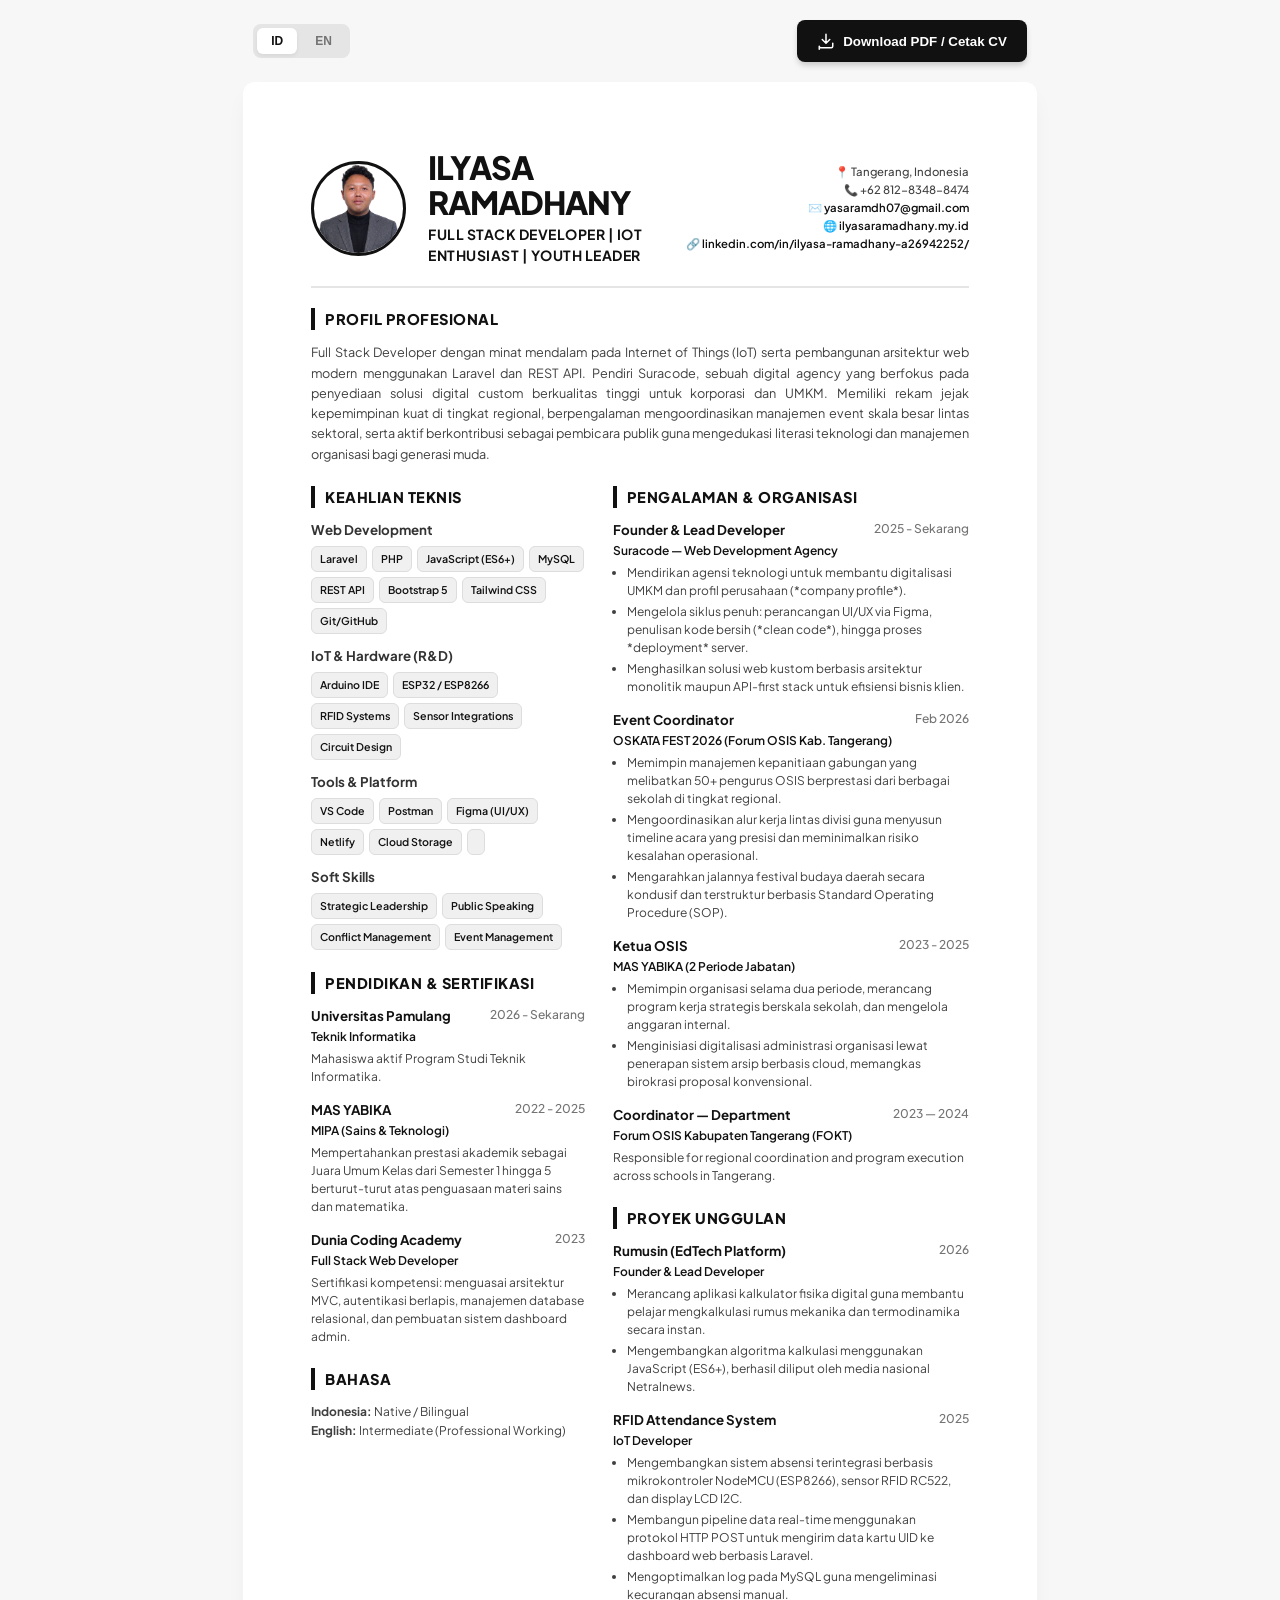
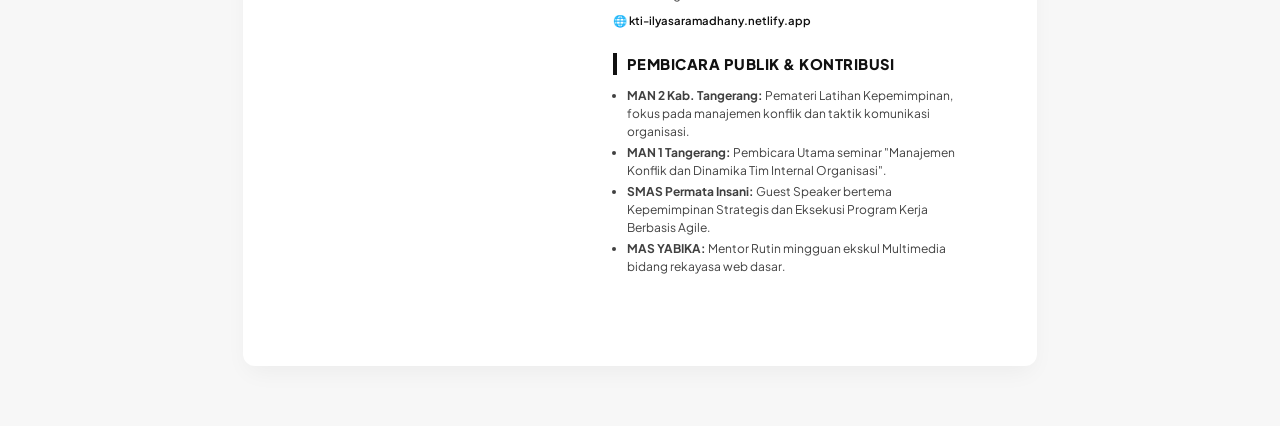
<file: cv/cvilyasa.html>
<!DOCTYPE html>
<html lang="id">
<head>
  <meta charset="utf-8">
  <meta name="viewport" content="width=device-width, initial-scale=1.0">
  <title>CV Profesional - Ilyasa Ramadhany</title>
  <link href="https://fonts.googleapis.com/css2?family=Plus+Jakarta+Sans:wght@300;400;500;600;700;800&display=swap" rel="stylesheet">
  <style>
    :root {
      --primary: #111111;
      --primary-light: #333333;
      --accent: #111111;
      --accent-hover: #333333;
      --text-main: #404040;
      --text-muted: #737373;
      --bg-web: #f7f7f7;
      --border: #e5e5e5;
    }

    * { box-sizing: border-box; margin: 0; padding: 0; }
    body { font-family: 'Plus Jakarta Sans', sans-serif; background: var(--bg-web); color: var(--text-main); line-height: 1.5; -webkit-font-smoothing: antialiased; }

    /* Top Action Bar (Hanya di Web) */
    .action-bar { max-width: 210mm; margin: 20px auto 0 auto; padding: 0 10px; display: flex; justify-content: space-between; align-items: center; }
    
    /* Sleek Language Toggle Switch */
    .lang-switcher { display: inline-flex; background: var(--border); padding: 4px; border-radius: 8px; gap: 4px; }
    .toggle-btn { background: transparent; border: none; padding: 6px 14px; font-size: 9pt; font-weight: 700; color: var(--text-muted); cursor: pointer; border-radius: 6px; transition: all 0.2s ease; }
    .toggle-btn.active { background: white; color: var(--accent); box-shadow: 0 2px 4px rgba(0,0,0,0.06); }
    
    /* Download Button */
    .download-btn { background-color: var(--accent); color: white; border: none; padding: 12px 20px; font-size: 10pt; font-weight: 700; border-radius: 8px; cursor: pointer; display: inline-flex; align-items: center; gap: 8px; box-shadow: 0 4px 6px -1px rgba(0, 0, 0, 0.2); transition: all 0.2s ease; }
    .download-btn:hover { background-color: var(--accent-hover); transform: translateY(-1px); }
    .download-btn svg { width: 18px; height: 18px; fill: none; stroke: currentColor; stroke-width: 2; stroke-linecap: round; stroke-linejoin: round; }

    /* Container Halaman */
    .page { width: 210mm; min-height: 297mm; margin: 20px auto 60px auto; background: white; padding: 18mm; box-shadow: 0 10px 25px -5px rgba(0, 0, 0, 0.05); border-radius: 12px; position: relative; }
    
    /* Header Styling */
    header { display: grid; grid-template-columns: 1fr auto; gap: 20px; border-bottom: 2px solid var(--border); padding-bottom: 20px; margin-bottom: 20px; align-items: center; }
    .header-left { display: flex; align-items: center; gap: 22px; }
    .photo-frame { width: 95px; height: 95px; border-radius: 50%; overflow: hidden; border: 3px solid var(--accent); flex-shrink: 0; }
    .photo-frame img { width: 100%; height: 100%; object-fit: cover; }
    .header-text h1 { font-size: 24pt; font-weight: 800; color: var(--primary); letter-spacing: -1px; line-height: 1.1; }
    .header-text p { font-size: 10.5pt; color: var(--accent); font-weight: 700; margin-top: 4px; text-transform: uppercase; letter-spacing: 0.5px; }
    .contact-info { text-align: right; font-size: 8.5pt; line-height: 1.6; color: var(--text-main); font-weight: 500; }
    .contact-info a { color: var(--primary); text-decoration: none; font-weight: 600; }
    .contact-info a:hover { color: var(--accent); text-decoration: underline; }

    /* Section Global Styling */
    .section { margin-bottom: 22px; break-inside: avoid; }
    .section-title { font-size: 11pt; font-weight: 800; color: var(--primary); text-transform: uppercase; letter-spacing: 0.5px; border-left: 4px solid var(--accent); padding-left: 10px; margin-bottom: 12px; }
    .summary { font-size: 9.5pt; line-height: 1.6; text-align: justify; color: var(--text-main); }

    /* Two Column Layout */
    .grid-2 { display: grid; grid-template-columns: 1fr 1.3fr; gap: 28px; }
    
    /* Subheadings */
    h3 { font-size: 10pt; font-weight: 700; margin: 12px 0 6px 0; color: var(--primary-light); }
    
    /* Items Styling */
    .item { margin-bottom: 14px; break-inside: avoid; }
    .item-header { display: flex; justify-content: space-between; gap: 15px; font-weight: 700; font-size: 10pt; color: var(--primary); }
    .item-date { font-size: 9pt; color: var(--text-muted); font-weight: 500; white-space: nowrap; }
    .item-sub { color: var(--accent); font-weight: 600; font-size: 9pt; margin: 2px 0 4px 0; }
    .item-desc { font-size: 9pt; line-height: 1.5; color: var(--text-main); }
    .item-list, .bullet-list { margin: 4px 0 0 0; padding-left: 14px; font-size: 9pt; line-height: 1.5; color: var(--text-main); }
    .item-list li, .bullet-list li { margin-bottom: 3px; }
    .project-link { display: inline-flex; align-items: center; gap: 4px; color: var(--accent); text-decoration: none; font-weight: 600; font-size: 8.5pt; margin-top: 4px; }
    .project-link:hover { text-decoration: underline; }

    /* Skill Tags */
    .skills-container { display: flex; flex-wrap: wrap; gap: 5px; margin-top: 6px; }
    .skill-tag { background: #f0f0f0; padding: 4px 8px; border-radius: 6px; font-size: 8pt; font-weight: 600; color: var(--accent); border: 1px solid #dddddd; }
    .mini-info { font-size: 9pt; line-height: 1.6; color: var(--text-main); }

    /* SYSTEM TRANSLATION CONTROLLER (Sakti Dual Bahasa) */
    body.lang-id .lang-en { display: none !important; }
    body.lang-en .lang-id { display: none !important; }

    /* RESPONSIVE DISPLAY (Mobile) */
    @media screen and (max-width: 850px) {
      .action-bar { max-width: 100%; padding: 10px 20px; flex-direction: column; gap: 12px; align-items: stretch; }
      .lang-switcher { justify-content: center; }
      .download-btn { justify-content: center; }
      .page { width: 92%; margin: 10px auto; padding: 20px; height: auto; min-height: auto; }
      header { grid-template-columns: 1fr; text-align: center; gap: 15px; }
      .header-left { flex-direction: column; gap: 12px; }
      .contact-info { text-align: center; }
      .grid-2 { grid-template-columns: 1fr; gap: 20px; }
    }

    /* PRINT SETTINGS */
    @media print {
      @page { size: A4; margin: 15mm 12mm; }
      .no-print { display: none !important; }
      body { background: white; color: #000; }
      .page { width: 100%; min-height: 100%; margin: 0; padding: 0; box-shadow: none; border-radius: 0; }
      .skill-tag { background: #f0f0f0 !important; border: 1px solid #dddddd !important; color: #111111 !important; -webkit-print-color-adjust: exact; print-color-adjust: exact; }
      a { text-decoration: none !important; color: #111111 !important; }
      .project-link::after { content: " (" attr(href) ")"; font-size: 7.5pt; color: #737373; }
    }
  </style>
</head>
<body class="lang-id"> <!-- Default Bahasa Indonesia -->

  <!-- Tombol Kontrol Aksi (Hanya Tampil di Browser Web) -->
  <div class="action-bar no-print">
    <!-- Switcher Bahasa -->
    <div class="lang-switcher">
      <button id="btn-id" class="toggle-btn active" onclick="switchLanguage('id')">ID</button>
      <button id="btn-en" class="toggle-btn" onclick="switchLanguage('en')">EN</button>
    </div>
    
    <!-- Tombol Download -->
    <button class="download-btn" onclick="downloadCV()">
      <svg viewBox="0 0 24 24"><path d="M21 15v4a2 2 0 0 1-2 2H5a2 2 0 0 1-2-2v4M7 10l5 5 5-5M12 15V3"/></svg>
      <span class="lang-id">Download PDF / Cetak CV</span>
      <span class="lang-en">Download PDF / Print CV</span>
    </button>
  </div>

  <!-- Konten Utama CV -->
  <div class="page" id="cv-page">
    <header>
      <div class="header-left">
        <div class="photo-frame">
          <img src="cv.png" alt="Foto Ilyasa Ramadhany">
        </div>
        <div class="header-text">
          <h1>ILYASA RAMADHANY</h1>
          <p>Full Stack Developer | IoT Enthusiast | Youth Leader</p>
        </div>
      </div>
      <div class="contact-info">
        📍 <span class="lang-id">Tangerang, Indonesia</span><span class="lang-en">Tangerang, Indonesia</span><br>
        📞 +62 812-8348-8474<br>
        ✉️ <a href="mailto:yasaramdh07@gmail.com">yasaramdh07@gmail.com</a><br>
        🌐 <a href="http://ilyasaramadhany.my.id/" target="_blank">ilyasaramadhany.my.id</a><br>
        🔗 <a href="https://www.linkedin.com/in/ilyasa-ramadhany-a26942252/" target="_blank">linkedin.com/in/ilyasa-ramadhany-a26942252/</a>
      </div>
    </header>

    <!-- Profil Profesional -->
    <div class="section">
      <div class="section-title">
        <span class="lang-id">Profil Profesional</span>
        <span class="lang-en">Professional Summary</span>
      </div>
      <p class="summary lang-id">
        Full Stack Developer dengan minat mendalam pada Internet of Things (IoT) serta pembangunan arsitektur web modern menggunakan Laravel dan REST API. Pendiri Suracode, sebuah digital agency yang berfokus pada penyediaan solusi digital custom berkualitas tinggi untuk korporasi dan UMKM. Memiliki rekam jejak kepemimpinan kuat di tingkat regional, berpengalaman mengoordinasikan manajemen event skala besar lintas sektoral, serta aktif berkontribusi sebagai pembicara publik guna mengedukasi literasi teknologi dan manajemen organisasi bagi generasi muda.
      </p>
      <p class="summary lang-en">
        Full Stack Developer with a deep interest in the Internet of Things (IoT) and modern web architecture development using Laravel and REST APIs. Founder of Suracode, a digital agency focusing on delivering high-quality custom digital solutions for corporations and MSMEs. Proven track record of strong leadership at the regional level, experienced in coordinating large-scale cross-sectoral event management, and actively contributing as a public speaker to educate youth on technology literacy and organizational management.
      </p>
    </div>

    <div class="grid-2">
      <!-- KOLOM KIRI -->
      <div>
        <!-- Keahlian Teknis -->
        <div class="section">
          <div class="section-title">
            <span class="lang-id">Keahlian Teknis</span>
            <span class="lang-en">Technical Skills</span>
          </div>
          <h3>Web Development</h3>
          <div class="skills-container">
            <span class="skill-tag">Laravel</span><span class="skill-tag">PHP</span>
            <span class="skill-tag">JavaScript (ES6+)</span><span class="skill-tag">MySQL</span>
            <span class="skill-tag">REST API</span><span class="skill-tag">Bootstrap 5</span>
            <span class="skill-tag">Tailwind CSS</span><span class="skill-tag">Git/GitHub</span>
          </div>
          <h3>IoT &amp; Hardware (R&amp;D)</h3>
          <div class="skills-container">
            <span class="skill-tag">Arduino IDE</span><span class="skill-tag">ESP32 / ESP8266</span>
            <span class="skill-tag">RFID Systems</span><span class="skill-tag">Sensor Integrations</span>
            <span class="skill-tag">Circuit Design</span>
          </div>
          <h3>Tools &amp; Platform</h3>
          <div class="skills-container">
            <span class="skill-tag">VS Code</span><span class="skill-tag">Postman</span>
            <span class="skill-tag">Figma (UI/UX)</span><span class="skill-tag">Netlify</span>
            <span class="skill-tag">Cloud Storage</span><span class="skill-tag">
          </div>
          <h3>Soft Skills</h3>
          <div class="skills-container">
            <span class="skill-tag">Strategic Leadership</span><span class="skill-tag">Public Speaking</span>
            <span class="skill-tag">Conflict Management</span><span class="skill-tag">Event Management</span>
          </div>
        </div>

        <!-- Pendidikan & Sertifikasi -->
        <div class="section">
          <div class="section-title">
            <span class="lang-id">Pendidikan &amp; Sertifikasi</span>
            <span class="lang-en">Education &amp; Certifications</span>
          </div>
          <div class="item">
            <div class="item-header"><span>Universitas Pamulang</span><span class="item-date">2026 - <span class="lang-id">Sekarang</span><span class="lang-en">Present</span></span></div>
            <div class="item-sub">
              <span class="lang-id">Teknik Informatika</span>
              <span class="lang-en">Informatics Engineering</span>
            </div>
            <p class="item-desc lang-id">Mahasiswa aktif Program Studi Teknik Informatika.</p>
            <p class="item-desc lang-en">Current student in the Informatics Engineering program.</p>
          </div>
          <div class="item">
            <div class="item-header"><span>MAS YABIKA</span><span class="item-date">2022 - 2025</span></div>
            <div class="item-sub">
              <span class="lang-id">MIPA (Sains &amp; Teknologi)</span>
              <span class="lang-en">Natural Sciences &amp; Technology</span>
            </div>
            <p class="item-desc lang-id">Mempertahankan prestasi akademik sebagai Juara Umum Kelas dari Semester 1 hingga 5 berturut-turut atas penguasaan materi sains dan matematika.</p>
            <p class="item-desc lang-en">Maintained academic excellence as the overall Class Champion from Semester 1 to 5 consecutively for outstanding performance in science and mathematics.</p>
          </div>
          <div class="item">
            <div class="item-header"><span>Dunia Coding Academy</span><span class="item-date">2023</span></div>
            <div class="item-sub">Full Stack Web Developer</div>
            <p class="item-desc lang-id">Sertifikasi kompetensi: menguasai arsitektur MVC, autentikasi berlapis, manajemen database relasional, dan pembuatan sistem dashboard admin.</p>
            <p class="item-desc lang-en">Competency certification: mastered MVC architecture, multi-layered authentication, relational database management, and administrative dashboard construction.</p>
          </div>
        </div>

        <!-- Bahasa -->
        <div class="section">
          <div class="section-title">
            <span class="lang-id">Bahasa</span>
            <span class="lang-en">Languages</span>
          </div>
          <p class="mini-info lang-id">
            <strong>Indonesia:</strong> Native / Bilingual<br>
            <strong>English:</strong> Intermediate (Professional Working)
          </p>
          <p class="mini-info lang-en">
            <strong>Indonesian:</strong> Native / Bilingual<br>
            <strong>English:</strong> Intermediate (Professional Working)
          </p>
        </div>
      </div>

      <!-- KOLOM KANAN -->
      <div>
        <!-- Pengalaman & Organisasi -->
        <div class="section">
          <div class="section-title">
            <span class="lang-id">Pengalaman &amp; Organisasi</span>
            <span class="lang-en">Experience &amp; Leadership</span>
          </div>
          
          <!-- Suracode -->
          <div class="item">
            <div class="item-header"><span>Founder &amp; Lead Developer</span><span class="item-date">2025 - <span class="lang-id">Sekarang</span><span class="lang-en">Present</span></span></div>
            <div class="item-sub">Suracode — Web Development Agency</div>
            <ul class="item-list lang-id">
              <li>Mendirikan agensi teknologi untuk membantu digitalisasi UMKM dan profil perusahaan (*company profile*).</li>
              <li>Mengelola siklus penuh: perancangan UI/UX via Figma, penulisan kode bersih (*clean code*), hingga proses *deployment* server.</li>
              <li>Menghasilkan solusi web kustom berbasis arsitektur monolitik maupun API-first stack untuk efisiensi bisnis klien.</li>
            </ul>
            <ul class="item-list lang-en">
              <li>Founded a technology agency to accelerate the digital transformation of MSMEs and corporate company profiles.</li>
              <li>Managed full-cycle operations: UI/UX prototyping via Figma, clean code development, up to production server deployment.</li>
              <li>Delivered tailored web solutions using monolithic and API-first architectures to drive operational efficiency for clients.</li>
            </ul>
          </div>

          <!-- OSKATA FEST -->
          <div class="item">
            <div class="item-header"><span>Event Coordinator</span><span class="item-date">Feb 2026</span></div>
            <div class="item-sub">OSKATA FEST 2026 (Forum OSIS Kab. Tangerang)</div>
            <ul class="item-list lang-id">
              <li>Memimpin manajemen kepanitiaan gabungan yang melibatkan 50+ pengurus OSIS berprestasi dari berbagai sekolah di tingkat regional.</li>
              <li>Mengoordinasikan alur kerja lintas divisi guna menyusun timeline acara yang presisi dan meminimalkan risiko kesalahan operasional.</li>
              <li>Mengarahkan jalannya festival budaya daerah secara kondusif dan terstruktur berbasis Standard Operating Procedure (SOP).</li>
            </ul>
            <ul class="item-list lang-en">
              <li>Led a joint committee consisting of over 50 high-achieving student council leaders from various regional high schools.</li>
              <li>Coordinated cross-divisional workflows to establish precise schedules and minimize on-site operational risks.</li>
              <li>Directed a large-scale regional cultural festival smoothly based on strict Standard Operating Procedures (SOP).</li>
            </ul>
          </div>

          <!-- Ketua OSIS -->
          <div class="item">
            <div class="item-header"><span>Ketua OSIS</span><span class="item-date">2023 - 2025</span></div>
            <div class="item-sub">MAS YABIKA (<span class="lang-id">2 Periode Jabatan</span><span class="lang-en">2 Terms Elected</span>)</div>
            <ul class="item-list lang-id">
              <li>Memimpin organisasi selama dua periode, merancang program kerja strategis berskala sekolah, dan mengelola anggaran internal.</li>
              <li>Menginisiasi digitalisasi administrasi organisasi lewat penerapan sistem arsip berbasis cloud, memangkas birokrasi proposal konvensional.</li>
            </ul>
            <ul class="item-list lang-en">
              <li>Elected to lead the student council for two consecutive terms, executing strategic school-wide programs and allocating internal budgets.</li>
              <li>Initiated digital transformation within administrative structures by implementing cloud-based archiving systems, cutting processing bureaucracy.</li>
            </ul>
          </div>

          <!-- FOKT -->
          <div class="item">
            <div class="item-header"><span>Coordinator — Department</span><span class="item-date">2023 — 2024</span></div>
            <div class="item-sub">Forum OSIS Kabupaten Tangerang (FOKT)</div>
            <p class="item-desc">Responsible for regional coordination and program execution across schools in Tangerang.</p>
          </div>
        </div>

        <!-- Proyek Unggulan -->
        <div class="section">
          <div class="section-title">
            <span class="lang-id">Proyek Unggulan</span>
            <span class="lang-en">Featured Projects</span>
          </div>
          
          <!-- Rumusin -->
          <div class="item">
            <div class="item-header"><span>Rumusin (EdTech Platform)</span><span class="item-date">2026</span></div>
            <div class="item-sub">Founder &amp; Lead Developer</div>
            <ul class="item-list lang-id">
              <li>Merancang aplikasi kalkulator fisika digital guna membantu pelajar mengkalkulasi rumus mekanika dan termodinamika secara instan.</li>
              <li>Mengembangkan algoritma kalkulasi menggunakan JavaScript (ES6+), berhasil diliput oleh media nasional Netralnews.</li>
            </ul>
            <ul class="item-list lang-en">
              <li>Designed a digital physics calculator web app to help high school students process mechanics and thermodynamics equations instantly.</li>
              <li>Engineered custom core logic in JavaScript (ES6+), gaining media coverage from national news outlet Netralnews.</li>
            </ul>
          </div>

          <!-- RFID -->
          <div class="item">
            <div class="item-header"><span>RFID Attendance System</span><span class="item-date">2025</span></div>
            <div class="item-sub">IoT Developer</div>
            <ul class="item-list lang-id">
              <li>Mengembangkan sistem absensi terintegrasi berbasis mikrokontroler NodeMCU (ESP8266), sensor RFID RC522, dan display LCD I2C.</li>
              <li>Membangun pipeline data real-time menggunakan protokol HTTP POST untuk mengirim data kartu UID ke dashboard web berbasis Laravel.</li>
              <li>Mengoptimalkan log pada MySQL guna mengeliminasi kecurangan absensi manual.</li>
            </ul>
            <ul class="item-list lang-en">
              <li>Developed an embedded attendance tracking hardware system utilizing NodeMCU (ESP8266), RC522 RFID readers, and I2C LCD displays.</li>
              <li>Engineered a real-time data pipeline using HTTP POST protocols to securely transfer card UID strings to a custom Laravel backend.</li>
              <li>Optimized complex MySQL logging procedures to effectively eliminate payroll and attendance data manipulation.</li>
            </ul>
            <a href="https://kti-ilyasaramadhany.netlify.app/" target="_blank" class="project-link">🌐 kti-ilyasaramadhany.netlify.app</a>
          </div>
        </div>

        <!-- Kontribusi & Pembicara -->
        <div class="section">
          <div class="section-title">
            <span class="lang-id">Pembicara Publik &amp; Kontribusi</span>
            <span class="lang-en">Public Speaking &amp; Engagements</span>
          </div>
          <ul class="bullet-list lang-id">
            <li><strong>MAN 2 Kab. Tangerang:</strong> Pemateri Latihan Kepemimpinan, fokus pada manajemen konflik dan taktik komunikasi organisasi.</li>
            <li><strong>MAN 1 Tangerang:</strong> Pembicara Utama seminar "Manajemen Konflik dan Dinamika Tim Internal Organisasi".</li>
            <li><strong>SMAS Permata Insani:</strong> Guest Speaker bertema Kepemimpinan Strategis dan Eksekusi Program Kerja Berbasis Agile.</li>
            <li><strong>MAS YABIKA:</strong> Mentor Rutin mingguan ekskul Multimedia bidang rekayasa web dasar.</li>
          </ul>
          <ul class="bullet-list lang-en">
            <li><strong>MAN 2 Kab. Tangerang:</strong> Leadership Trainer, specialized in youth conflict resolution and institutional communication.</li>
            <li><strong>MAN 1 Tangerang:</strong> Keynote Speaker on "Conflict Management and Group Dynamics within Internal Organizations."</li>
            <li><strong>SMAS Permata Insani:</strong> Guest Speaker discussing Strategic Leadership styles and Agile Framework execution in high schools.</li>
            <li><strong>MAS YABIKA:</strong> Weekly Engineering Mentor conducting foundational web development workshops for the Multimedia club.</li>
          </ul>
        </div>
      </div>
    </div>
  </div>

  <script>
    // Fungsi Switch Bahasa Terintegrasi
    function switchLanguage(lang) {
      // Hapus kelas aktif di body dan pasang yang baru
      document.body.className = '';
      document.body.classList.add('lang-' + lang);
      
      // Update status visual tombol toggle
      document.querySelectorAll('.toggle-btn').forEach(btn => btn.classList.remove('active'));
      document.getElementById('btn-' + lang).classList.add('active');
    }

    // Fungsi Trigger Cetak PDF Browser
    function downloadCV() {
      window.print();
    }
  </script>
</body>
</html>
</file>
